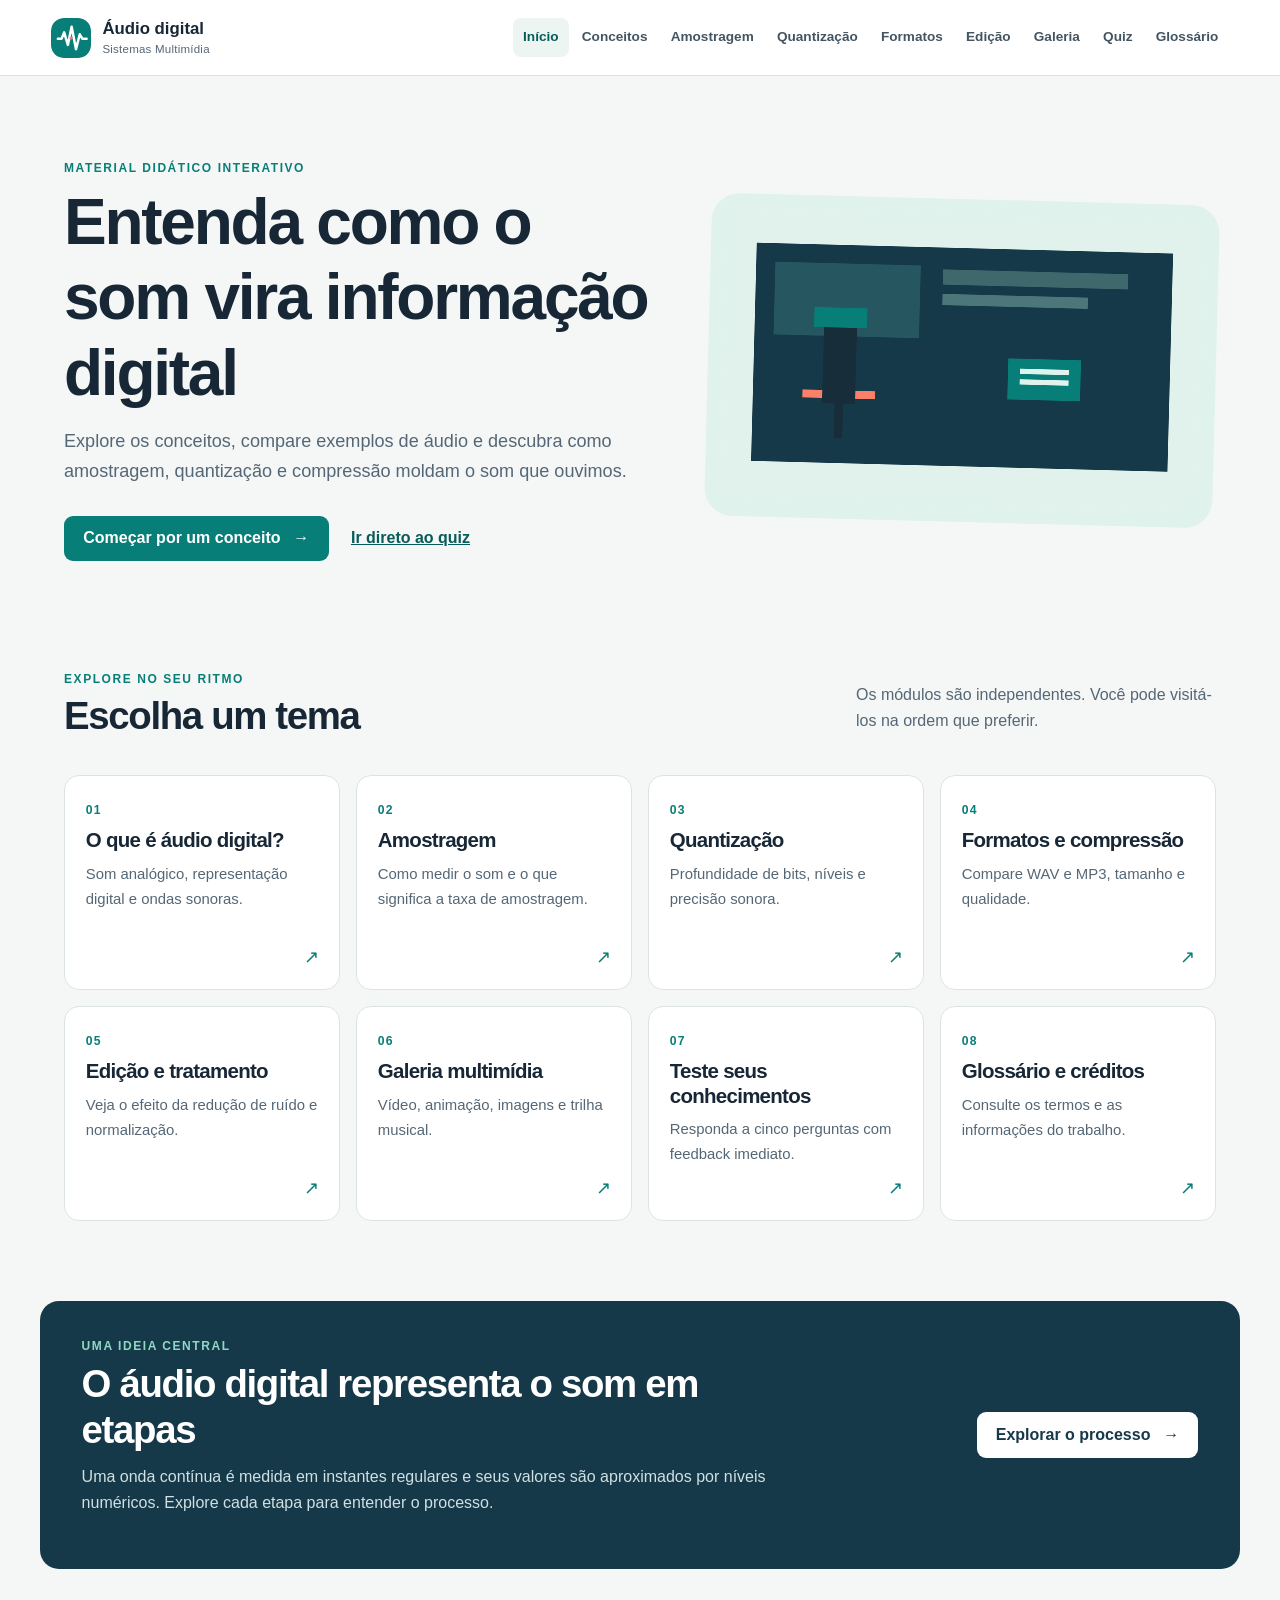
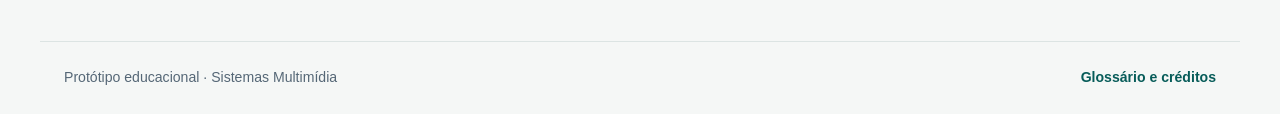
<file: index.html>
<!doctype html>
<html lang="pt-BR">
<head>
  <meta charset="utf-8">
  <meta name="viewport" content="width=device-width, initial-scale=1">
  <meta name="description" content="Material didático interativo sobre áudio digital para Sistemas Multimídia.">
  <title>Áudio digital | Sistemas Multimídia</title><link rel="icon" href="assets/svg/logo-audio.svg" type="image/svg+xml">
  <link rel="stylesheet" href="css/styles.css">
  <script defer src="js/media.js"></script>
  <script defer src="js/app.js"></script>
</head>
<body>
  <a class="skip-link" href="#conteudo">Pular para o conteúdo</a>
  <header class="site-header"><a class="brand" href="index.html"><img class="brand-logo" src="assets/svg/logo-audio.svg" alt=""><span>Áudio digital<small>Sistemas Multimídia</small></span></a><button class="menu-toggle" aria-expanded="false" aria-controls="main-nav">Menu</button><nav id="main-nav" class="main-nav" aria-label="Navegação principal"><a href="index.html" aria-current="page">Início</a><a href="paginas/audio-digital.html">Conceitos</a><a href="paginas/amostragem.html">Amostragem</a><a href="paginas/quantizacao.html">Quantização</a><a href="paginas/formatos-compressao.html">Formatos</a><a href="paginas/edicao-tratamento.html">Edição</a><a href="paginas/galeria.html">Galeria</a><a href="paginas/quiz.html">Quiz</a><a href="paginas/glossario-creditos.html">Glossário</a></nav></header>
  <main id="conteudo">
    <section class="hero"><div class="hero-copy"><p class="eyebrow">Material didático interativo</p><h1>Entenda como o som vira informação digital</h1><p>Explore os conceitos, compare exemplos de áudio e descubra como amostragem, quantização e compressão moldam o som que ouvimos.</p><div class="hero-actions"><a class="button" href="paginas/audio-digital.html">Começar por um conceito <span aria-hidden="true">→</span></a><a class="text-link" href="paginas/quiz.html">Ir direto ao quiz</a></div></div><div class="hero-art"><img data-media="recording" alt=""></div></section>
    <section class="section"><div class="section-heading"><div><p class="eyebrow">Explore no seu ritmo</p><h2>Escolha um tema</h2></div><p>Os módulos são independentes. Você pode visitá-los na ordem que preferir.</p></div><div class="card-grid home-grid">
      <a class="module-card" href="paginas/audio-digital.html"><span class="card-number">01</span><h3>O que é áudio digital?</h3><p>Som analógico, representação digital e ondas sonoras.</p><span class="card-arrow" aria-hidden="true">↗</span></a>
      <a class="module-card" href="paginas/amostragem.html"><span class="card-number">02</span><h3>Amostragem</h3><p>Como medir o som e o que significa a taxa de amostragem.</p><span class="card-arrow" aria-hidden="true">↗</span></a>
      <a class="module-card" href="paginas/quantizacao.html"><span class="card-number">03</span><h3>Quantização</h3><p>Profundidade de bits, níveis e precisão sonora.</p><span class="card-arrow" aria-hidden="true">↗</span></a>
      <a class="module-card" href="paginas/formatos-compressao.html"><span class="card-number">04</span><h3>Formatos e compressão</h3><p>Compare WAV e MP3, tamanho e qualidade.</p><span class="card-arrow" aria-hidden="true">↗</span></a>
      <a class="module-card" href="paginas/edicao-tratamento.html"><span class="card-number">05</span><h3>Edição e tratamento</h3><p>Veja o efeito da redução de ruído e normalização.</p><span class="card-arrow" aria-hidden="true">↗</span></a>
      <a class="module-card" href="paginas/galeria.html"><span class="card-number">06</span><h3>Galeria multimídia</h3><p>Vídeo, animação, imagens e trilha musical.</p><span class="card-arrow" aria-hidden="true">↗</span></a>
      <a class="module-card" href="paginas/quiz.html"><span class="card-number">07</span><h3>Teste seus conhecimentos</h3><p>Responda a cinco perguntas com feedback imediato.</p><span class="card-arrow" aria-hidden="true">↗</span></a>
      <a class="module-card" href="paginas/glossario-creditos.html"><span class="card-number">08</span><h3>Glossário e créditos</h3><p>Consulte os termos e as informações do trabalho.</p><span class="card-arrow" aria-hidden="true">↗</span></a>
    </div></section>
    <section class="callout"><div><p class="eyebrow">Uma ideia central</p><h2>O áudio digital representa o som em etapas</h2><p>Uma onda contínua é medida em instantes regulares e seus valores são aproximados por níveis numéricos. Explore cada etapa para entender o processo.</p></div><a class="button button-light" href="paginas/amostragem.html">Explorar o processo <span aria-hidden="true">→</span></a></section>
  </main>
  <footer class="site-footer"><span>Protótipo educacional · Sistemas Multimídia</span><a href="paginas/glossario-creditos.html">Glossário e créditos</a></footer>
</body></html>
</file>
<file: css/styles.css>
:root{--ink:#182735;--muted:#556776;--paper:#f5f7f6;--white:#fff;--line:#dce4e3;--teal:#087e78;--teal-dark:#075c59;--mint:#dff3ec;--coral:#fa8069;--navy:#16394a;--shadow:0 14px 40px #14354112}*{box-sizing:border-box}html{scroll-behavior:smooth}body{margin:0;background:var(--paper);color:var(--ink);font-family:'DM Sans',Arial,sans-serif;line-height:1.65}h1,h2,h3{font-family:Manrope,'DM Sans',sans-serif;line-height:1.18;letter-spacing:-.035em}h1{font-size:clamp(2.5rem,5vw,4.5rem);max-width:780px;margin:.35rem 0 1rem}h2{font-size:clamp(1.8rem,3vw,2.6rem);margin:.25rem 0 .75rem}h3{font-size:1.28rem;margin:.35rem 0 .6rem}p{margin:.5rem 0 1rem;color:var(--muted)}a{color:var(--teal-dark)}a:hover{color:var(--teal)}button,.button{font:600 1rem 'DM Sans',sans-serif}.skip-link{position:absolute;top:-4rem;left:1rem;background:white;padding:.7rem 1rem;z-index:20}.skip-link:focus{top:1rem}.site-header{min-height:76px;padding:.7rem max(4vw,calc((100vw - 1200px)/2));display:flex;align-items:center;justify-content:space-between;gap:2rem;background:#fff;border-bottom:1px solid var(--line);position:sticky;top:0;z-index:10}.brand{display:flex;align-items:center;gap:.7rem;color:var(--ink);text-decoration:none;font:800 1.05rem Manrope,sans-serif;line-height:1.1;white-space:nowrap}.brand small{display:block;margin-top:.3rem;color:var(--muted);font:500 .72rem 'DM Sans',sans-serif;letter-spacing:.02em}.brand-mark{width:40px;height:40px;background:var(--mint);color:var(--teal);display:grid;place-items:center;border-radius:13px;font-size:1.5rem}.main-nav{display:flex;align-items:center;gap:.15rem;flex-wrap:wrap;justify-content:flex-end}.main-nav a{color:#435562;padding:.52rem .65rem;text-decoration:none;border-radius:8px;font-size:.85rem;font-weight:600;white-space:nowrap}.main-nav a:hover,.main-nav a[aria-current=page]{background:#edf5f2;color:var(--teal-dark)}.menu-toggle{display:none}.hero{max-width:1200px;margin:0 auto;padding:5.2rem 1.5rem 4.3rem;display:grid;grid-template-columns:1.08fr .92fr;gap:3rem;align-items:center}.hero-copy>p:not(.eyebrow){font-size:1.13rem;max-width:600px}.eyebrow{text-transform:uppercase;letter-spacing:.13em;font-weight:700;color:var(--teal);font-size:.75rem;margin:0}.hero-actions{display:flex;align-items:center;gap:1.4rem;flex-wrap:wrap;margin-top:1.8rem}.button{display:inline-flex;gap:.8rem;align-items:center;background:var(--teal);color:white;text-decoration:none;padding:.85rem 1.2rem;border-radius:9px;border:0;cursor:pointer;transition:transform .15s,background .15s}.button:hover{background:var(--teal-dark);color:white;transform:translateY(-1px)}.text-link{font-weight:700}.hero-art{background:var(--mint);padding:1rem;border-radius:28px;transform:rotate(1.5deg)}.hero-art img{display:block;width:100%;height:auto;border-radius:19px}.section{max-width:1200px;margin:0 auto;padding:2.5rem 1.5rem 5rem}.section-heading{display:flex;align-items:end;justify-content:space-between;gap:2rem;margin-bottom:1.5rem}.section-heading>p{max-width:360px}.card-grid{display:grid;grid-template-columns:repeat(4,1fr);gap:1rem}.module-card{position:relative;display:block;min-height:215px;padding:1.3rem;background:#fff;border:1px solid var(--line);border-radius:15px;color:var(--ink);text-decoration:none;transition:transform .18s,box-shadow .18s,border-color .18s}.module-card:hover{transform:translateY(-4px);box-shadow:var(--shadow);border-color:#a9d6cc;color:var(--ink)}.card-number{font-size:.76rem;letter-spacing:.1em;color:var(--teal);font-weight:700}.module-card p{font-size:.93rem;margin-bottom:1.8rem}.card-arrow{position:absolute;right:1.25rem;bottom:1rem;color:var(--teal);font-size:1.15rem}.callout{max-width:1200px;margin:0 auto 4.5rem;padding:2.3rem 2.6rem;display:flex;align-items:center;justify-content:space-between;gap:2rem;background:var(--navy);border-radius:19px;color:white}.callout h2{max-width:640px}.callout p:not(.eyebrow){color:#d0e0e3;max-width:700px}.callout .eyebrow{color:#8fd8c5}.button-light{background:#fff;color:var(--navy);white-space:nowrap}.button-light:hover{background:#e7f3f0;color:var(--navy)}.site-footer{max-width:1200px;margin:0 auto;padding:1.5rem;border-top:1px solid var(--line);display:flex;justify-content:space-between;gap:1rem;color:var(--muted);font-size:.88rem}.site-footer a{text-decoration:none;font-weight:600}.page-hero{background:var(--mint);padding:3.5rem max(1.5rem,calc((100vw - 1000px)/2)) 3rem}.page-hero p{max-width:760px;font-size:1.08rem}.page-body{max-width:1000px;margin:0 auto;padding:2.5rem 1.5rem 5rem}.content-section{padding:1rem 0 2rem}.content-section+.content-section{border-top:1px solid var(--line);padding-top:2rem}.content-section p{max-width:780px}.media-grid{display:grid;grid-template-columns:repeat(2,minmax(0,1fr));gap:1rem;margin:1.2rem 0}.media-card,.info-card{background:#fff;border:1px solid var(--line);border-radius:14px;padding:1.2rem}.media-card img,.content-image{width:100%;height:auto;border-radius:10px;display:block}.media-card audio,.media-card video,audio,video{width:100%;margin:.65rem 0}.media-card figcaption,.caption{font-size:.87rem;color:var(--muted);margin-top:.6rem}.wave-diagram{width:100%;height:auto;background:#fff;border:1px solid var(--line);border-radius:14px;padding:.75rem}.info-grid{display:grid;grid-template-columns:repeat(3,1fr);gap:1rem}.info-card strong{display:block;color:var(--teal-dark)}.inline-links{display:flex;flex-wrap:wrap;gap:.6rem 1rem;padding:1rem 0}.inline-links a{font-weight:600}.notice{background:#fff6df;border-left:4px solid #d29b23;padding:1rem 1.2rem;border-radius:4px;color:#5d4b25}.notice p{margin:.25rem 0;color:inherit}.quiz-panel{max-width:760px;background:#fff;border:1px solid var(--line);padding:clamp(1.2rem,4vw,2.4rem);border-radius:17px;box-shadow:var(--shadow)}.quiz-progress{color:var(--teal);font-weight:700;font-size:.9rem}.quiz-question{font-size:1.45rem;margin:1rem 0}.answer-list{display:grid;gap:.65rem}.answer-option{padding:.85rem 1rem;text-align:left;background:white;border:1px solid #bdcbca;border-radius:9px;color:var(--ink);cursor:pointer}.answer-option:hover:not(:disabled),.answer-option:focus-visible{border-color:var(--teal);background:#f1faf7}.answer-option:disabled{cursor:default}.answer-option.correct{background:#e3f5eb;border-color:#338a57}.answer-option.incorrect{background:#fff0ec;border-color:#d36953}.feedback{margin:1rem 0;padding:1rem;border-radius:9px;background:#f1f5f3}.feedback[hidden]{display:none}.quiz-next{margin-top:1rem}.quiz-result{font-size:1.1rem}.quiz-media{max-width:360px;border-radius:10px}.animation-panel{background:#fff;border:1px solid var(--line);border-radius:14px;padding:1rem}.animation-panel svg{width:100%;height:auto}.animation-controls{display:flex;align-items:center;gap:.7rem;flex-wrap:wrap;margin-top:.8rem}.animation-controls button{border:1px solid var(--line);background:white;border-radius:8px;padding:.55rem .8rem;cursor:pointer}.animation-controls label{display:flex;align-items:center;gap:.6rem}.term-list{display:grid;grid-template-columns:1fr 2fr;gap:0}.term-list dt,.term-list dd{padding:1rem;border-bottom:1px solid var(--line);margin:0}.term-list dt{font-weight:700;color:var(--teal-dark)}.credit-placeholder{background:#fff;border:1px solid var(--line);padding:1rem 1.2rem;border-radius:12px}.media-card a{font-weight:600}.breadcrumbs{max-width:1000px;margin:1.1rem auto 0;padding:0 1.5rem;font-size:.88rem}.breadcrumbs a{text-decoration:none}.error-message{color:#982e24;background:#fff0ec;padding:.8rem;border-radius:8px}@media(max-width:980px){.site-header{padding:.7rem 1.3rem;align-items:flex-start}.menu-toggle{display:block;margin-left:auto;border:1px solid var(--line);background:white;border-radius:8px;padding:.55rem .8rem;color:var(--ink);cursor:pointer}.main-nav{display:none;position:absolute;top:100%;left:0;right:0;background:#fff;border-bottom:1px solid var(--line);padding:.8rem 1rem 1rem;box-shadow:var(--shadow);justify-content:flex-start}.main-nav.is-open{display:flex}.main-nav a{flex:1 0 25%;text-align:center}.hero{gap:2rem}.card-grid{grid-template-columns:repeat(2,1fr)}}@media(max-width:650px){.site-header{min-height:66px;align-items:center}.hero{grid-template-columns:1fr;padding-top:3.2rem;gap:2rem}.hero-art{max-width:480px}.section{padding-top:1.3rem}.section-heading{display:block}.card-grid,.media-grid,.info-grid{grid-template-columns:1fr}.module-card{min-height:175px}.callout{margin:0 1rem 3rem;padding:1.5rem;display:block}.callout .button{margin-top:.5rem}.site-footer{display:block}.site-footer a{display:inline-block;margin-top:.4rem}.page-hero{padding-top:2.6rem}.term-list{grid-template-columns:1fr}.term-list dt{padding-bottom:.1rem;border:0}.term-list dd{padding-top:.25rem}.main-nav a{flex-basis:33%}}@media(prefers-reduced-motion:reduce){html{scroll-behavior:auto}*,*::before,*::after{transition-duration:.01ms!important;animation-duration:.01ms!important;animation-iteration-count:1!important}}
.brand-logo{width:40px;height:40px;display:block;border-radius:13px;flex:none}
.study-note{margin:2rem 0;padding:1.2rem 1.4rem;background:#e8f5f0;border-left:4px solid var(--teal);border-radius:5px 12px 12px 5px}.study-note h2{font-size:1.2rem;margin:0 0 .4rem}.study-note p{margin:.35rem 0 .6rem;color:var(--ink)}.study-note a{font-weight:700}
</file>
